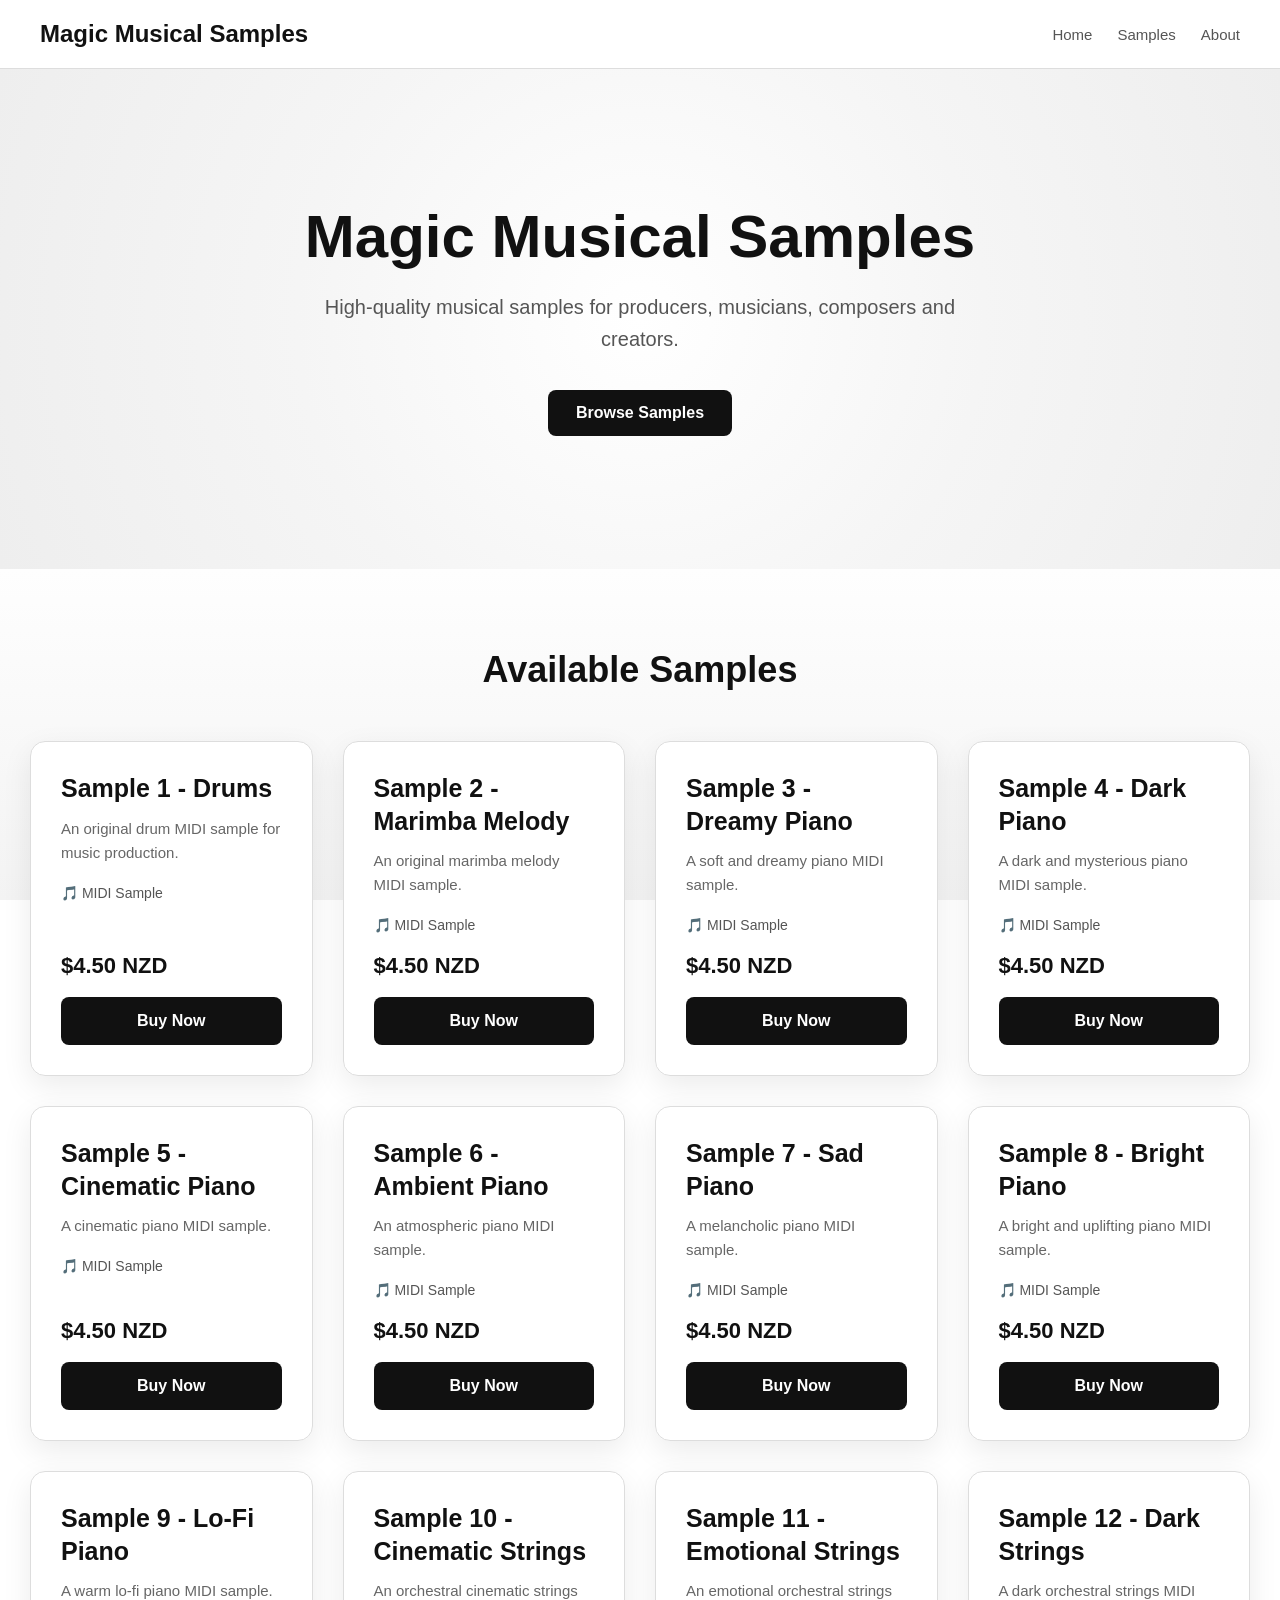
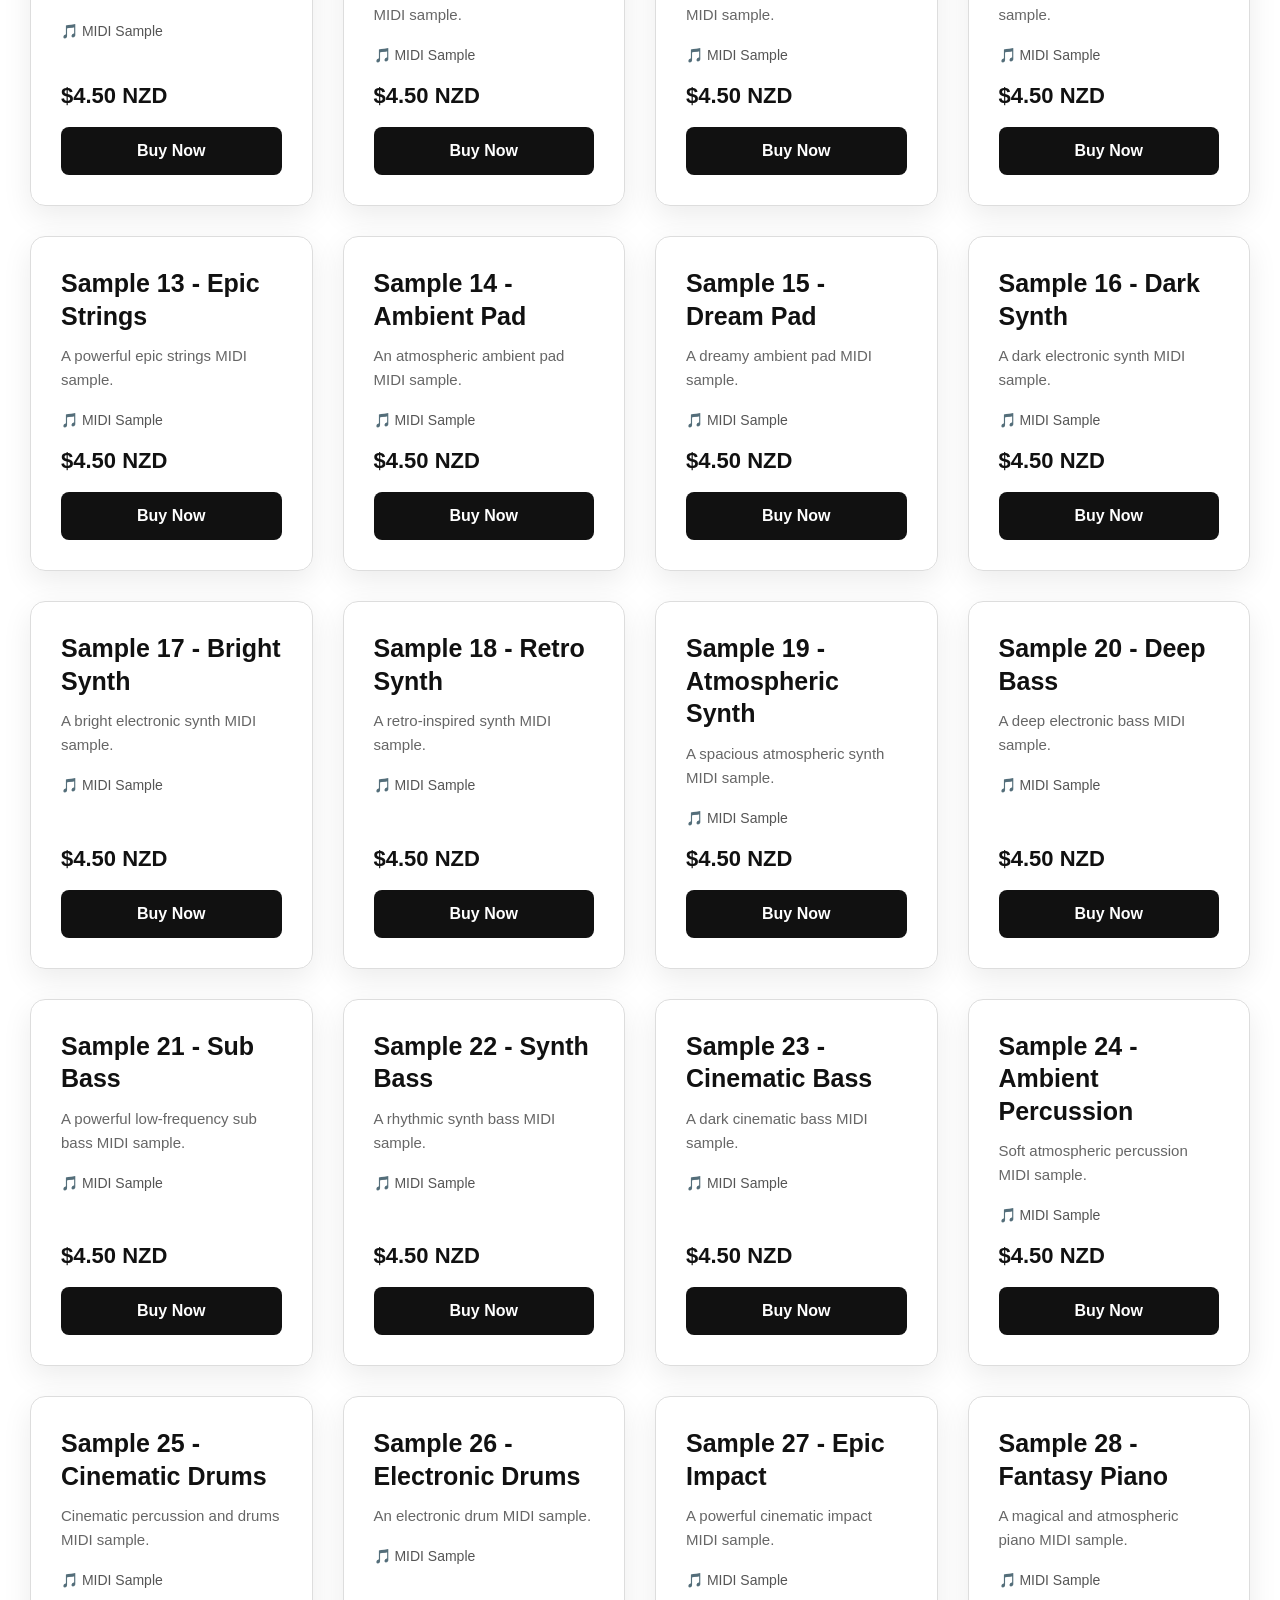
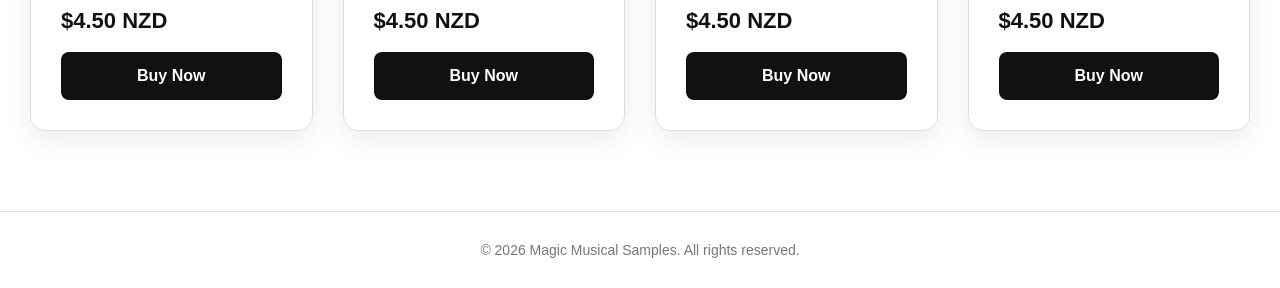
<file: index.html>
<!DOCTYPE html>
<html lang="en">

<head>
    <meta charset="UTF-8">
    <meta name="viewport" content="width=device-width, initial-scale=1.0">

    <title>Magic Musical Samples</title>

    <link rel="stylesheet" href="style.css">
</head>

<body>

<header>

    <div class="logo">
        Magic Musical Samples
    </div>

    <nav>
        <a href="#home">Home</a>
        <a href="#samples">Samples</a>
        <a href="about.html">About</a>
    </nav>

</header>


<section class="hero" id="home">

    <h1>
        Magic Musical Samples
    </h1>

    <p>
        High-quality musical samples for producers,
        musicians, composers and creators.
    </p>

    <a href="#samples" class="browse-button">
        Browse Samples
    </a>

</section>


<section class="products-section" id="samples">

    <h2>
        Available Samples
    </h2>

    <div class="product-grid">


        <!-- SAMPLE 1 -->

        <div class="product-card">

            <h3>Sample 1 - Drums</h3>

            <p class="product-description">
                An original drum MIDI sample
                for music production.
            </p>

            <div class="sample-type">
                🎵 MIDI Sample
            </div>

            <div class="price">
                $4.50 NZD
            </div>

            <a
                class="buy-button"
                href="YOUR-STRIPE-LINK-1"
                target="_blank"
                rel="noopener noreferrer"
            >
                Buy Now
            </a>

        </div>


        <!-- SAMPLE 2 -->

        <div class="product-card">

            <h3>Sample 2 - Marimba Melody</h3>

            <p class="product-description">
                An original marimba melody
                MIDI sample.
            </p>

            <div class="sample-type">
                🎵 MIDI Sample
            </div>

            <div class="price">
                $4.50 NZD
            </div>

            <a
                class="buy-button"
                href="YOUR-STRIPE-LINK-2"
                target="_blank"
                rel="noopener noreferrer"
            >
                Buy Now
            </a>

        </div>


        <!-- SAMPLE 3 -->

        <div class="product-card">

            <h3>Sample 3 - Dreamy Piano</h3>

            <p class="product-description">
                A soft and dreamy piano MIDI sample.
            </p>

            <div class="sample-type">
                🎵 MIDI Sample
            </div>

            <div class="price">
                $4.50 NZD
            </div>

            <a
                class="buy-button"
                href="#"
            >
                Buy Now
            </a>

        </div>


        <!-- SAMPLE 4 -->

        <div class="product-card">

            <h3>Sample 4 - Dark Piano</h3>

            <p class="product-description">
                A dark and mysterious piano MIDI sample.
            </p>

            <div class="sample-type">
                🎵 MIDI Sample
            </div>

            <div class="price">
                $4.50 NZD
            </div>

            <a
                class="buy-button"
                href="#"
            >
                Buy Now
            </a>

        </div>


        <!-- SAMPLE 5 -->

        <div class="product-card">

            <h3>Sample 5 - Cinematic Piano</h3>

            <p class="product-description">
                A cinematic piano MIDI sample.
            </p>

            <div class="sample-type">
                🎵 MIDI Sample
            </div>

            <div class="price">
                $4.50 NZD
            </div>

            <a
                class="buy-button"
                href="#"
            >
                Buy Now
            </a>

        </div>


        <!-- SAMPLE 6 -->

        <div class="product-card">

            <h3>Sample 6 - Ambient Piano</h3>

            <p class="product-description">
                An atmospheric piano MIDI sample.
            </p>

            <div class="sample-type">
                🎵 MIDI Sample
            </div>

            <div class="price">
                $4.50 NZD
            </div>

            <a
                class="buy-button"
                href="#"
            >
                Buy Now
            </a>

        </div>


        <!-- SAMPLE 7 -->

        <div class="product-card">

            <h3>Sample 7 - Sad Piano</h3>

            <p class="product-description">
                A melancholic piano MIDI sample.
            </p>

            <div class="sample-type">
                🎵 MIDI Sample
            </div>

            <div class="price">
                $4.50 NZD
            </div>

            <a
                class="buy-button"
                href="#"
            >
                Buy Now
            </a>

        </div>


        <!-- SAMPLE 8 -->

        <div class="product-card">

            <h3>Sample 8 - Bright Piano</h3>

            <p class="product-description">
                A bright and uplifting piano MIDI sample.
            </p>

            <div class="sample-type">
                🎵 MIDI Sample
            </div>

            <div class="price">
                $4.50 NZD
            </div>

            <a
                class="buy-button"
                href="#"
            >
                Buy Now
            </a>

        </div>


        <!-- SAMPLE 9 -->

        <div class="product-card">

            <h3>Sample 9 - Lo-Fi Piano</h3>

            <p class="product-description">
                A warm lo-fi piano MIDI sample.
            </p>

            <div class="sample-type">
                🎵 MIDI Sample
            </div>

            <div class="price">
                $4.50 NZD
            </div>

            <a
                class="buy-button"
                href="#"
            >
                Buy Now
            </a>

        </div>


        <!-- SAMPLE 10 -->

        <div class="product-card">

            <h3>Sample 10 - Cinematic Strings</h3>

            <p class="product-description">
                An orchestral cinematic strings MIDI sample.
            </p>

            <div class="sample-type">
                🎵 MIDI Sample
            </div>

            <div class="price">
                $4.50 NZD
            </div>

            <a
                class="buy-button"
                href="#"
            >
                Buy Now
            </a>

        </div>


        <!-- SAMPLE 11 -->

        <div class="product-card">

            <h3>Sample 11 - Emotional Strings</h3>

            <p class="product-description">
                An emotional orchestral strings MIDI sample.
            </p>

            <div class="sample-type">
                🎵 MIDI Sample
            </div>

            <div class="price">
                $4.50 NZD
            </div>

            <a
                class="buy-button"
                href="#"
            >
                Buy Now
            </a>

        </div>


        <!-- SAMPLE 12 -->

        <div class="product-card">

            <h3>Sample 12 - Dark Strings</h3>

            <p class="product-description">
                A dark orchestral strings MIDI sample.
            </p>

            <div class="sample-type">
                🎵 MIDI Sample
            </div>

            <div class="price">
                $4.50 NZD
            </div>

            <a
                class="buy-button"
                href="#"
            >
                Buy Now
            </a>

        </div>


        <!-- SAMPLE 13 -->

        <div class="product-card">

            <h3>Sample 13 - Epic Strings</h3>

            <p class="product-description">
                A powerful epic strings MIDI sample.
            </p>

            <div class="sample-type">
                🎵 MIDI Sample
            </div>

            <div class="price">
                $4.50 NZD
            </div>

            <a
                class="buy-button"
                href="#"
            >
                Buy Now
            </a>

        </div>


        <!-- SAMPLE 14 -->

        <div class="product-card">

            <h3>Sample 14 - Ambient Pad</h3>

            <p class="product-description">
                An atmospheric ambient pad MIDI sample.
            </p>

            <div class="sample-type">
                🎵 MIDI Sample
            </div>

            <div class="price">
                $4.50 NZD
            </div>

            <a
                class="buy-button"
                href="#"
            >
                Buy Now
            </a>

        </div>


        <!-- SAMPLE 15 -->

        <div class="product-card">

            <h3>Sample 15 - Dream Pad</h3>

            <p class="product-description">
                A dreamy ambient pad MIDI sample.
            </p>

            <div class="sample-type">
                🎵 MIDI Sample
            </div>

            <div class="price">
                $4.50 NZD
            </div>

            <a
                class="buy-button"
                href="#"
            >
                Buy Now
            </a>

        </div>


        <!-- SAMPLE 16 -->

        <div class="product-card">

            <h3>Sample 16 - Dark Synth</h3>

            <p class="product-description">
                A dark electronic synth MIDI sample.
            </p>

            <div class="sample-type">
                🎵 MIDI Sample
            </div>

            <div class="price">
                $4.50 NZD
            </div>

            <a
                class="buy-button"
                href="#"
            >
                Buy Now
            </a>

        </div>


        <!-- SAMPLE 17 -->

        <div class="product-card">

            <h3>Sample 17 - Bright Synth</h3>

            <p class="product-description">
                A bright electronic synth MIDI sample.
            </p>

            <div class="sample-type">
                🎵 MIDI Sample
            </div>

            <div class="price">
                $4.50 NZD
            </div>

            <a
                class="buy-button"
                href="#"
            >
                Buy Now
            </a>

        </div>


        <!-- SAMPLE 18 -->

        <div class="product-card">

            <h3>Sample 18 - Retro Synth</h3>

            <p class="product-description">
                A retro-inspired synth MIDI sample.
            </p>

            <div class="sample-type">
                🎵 MIDI Sample
            </div>

            <div class="price">
                $4.50 NZD
            </div>

            <a
                class="buy-button"
                href="#"
            >
                Buy Now
            </a>

        </div>


        <!-- SAMPLE 19 -->

        <div class="product-card">

            <h3>Sample 19 - Atmospheric Synth</h3>

            <p class="product-description">
                A spacious atmospheric synth MIDI sample.
            </p>

            <div class="sample-type">
                🎵 MIDI Sample
            </div>

            <div class="price">
                $4.50 NZD
            </div>

            <a
                class="buy-button"
                href="#"
            >
                Buy Now
            </a>

        </div>


        <!-- SAMPLE 20 -->

        <div class="product-card">

            <h3>Sample 20 - Deep Bass</h3>

            <p class="product-description">
                A deep electronic bass MIDI sample.
            </p>

            <div class="sample-type">
                🎵 MIDI Sample
            </div>

            <div class="price">
                $4.50 NZD
            </div>

            <a
                class="buy-button"
                href="#"
            >
                Buy Now
            </a>

        </div>


        <!-- SAMPLE 21 -->

        <div class="product-card">

            <h3>Sample 21 - Sub Bass</h3>

            <p class="product-description">
                A powerful low-frequency sub bass MIDI sample.
            </p>

            <div class="sample-type">
                🎵 MIDI Sample
            </div>

            <div class="price">
                $4.50 NZD
            </div>

            <a
                class="buy-button"
                href="#"
            >
                Buy Now
            </a>

        </div>


        <!-- SAMPLE 22 -->

        <div class="product-card">

            <h3>Sample 22 - Synth Bass</h3>

            <p class="product-description">
                A rhythmic synth bass MIDI sample.
            </p>

            <div class="sample-type">
                🎵 MIDI Sample
            </div>

            <div class="price">
                $4.50 NZD
            </div>

            <a
                class="buy-button"
                href="#"
            >
                Buy Now
            </a>

        </div>


        <!-- SAMPLE 23 -->

        <div class="product-card">

            <h3>Sample 23 - Cinematic Bass</h3>

            <p class="product-description">
                A dark cinematic bass MIDI sample.
            </p>

            <div class="sample-type">
                🎵 MIDI Sample
            </div>

            <div class="price">
                $4.50 NZD
            </div>

            <a
                class="buy-button"
                href="#"
            >
                Buy Now
            </a>

        </div>


        <!-- SAMPLE 24 -->

        <div class="product-card">

            <h3>Sample 24 - Ambient Percussion</h3>

            <p class="product-description">
                Soft atmospheric percussion MIDI sample.
            </p>

            <div class="sample-type">
                🎵 MIDI Sample
            </div>

            <div class="price">
                $4.50 NZD
            </div>

            <a
                class="buy-button"
                href="#"
            >
                Buy Now
            </a>

        </div>


        <!-- SAMPLE 25 -->

        <div class="product-card">

            <h3>Sample 25 - Cinematic Drums</h3>

            <p class="product-description">
                Cinematic percussion and drums MIDI sample.
            </p>

            <div class="sample-type">
                🎵 MIDI Sample
            </div>

            <div class="price">
                $4.50 NZD
            </div>

            <a
                class="buy-button"
                href="#"
            >
                Buy Now
            </a>

        </div>


        <!-- SAMPLE 26 -->

        <div class="product-card">

            <h3>Sample 26 - Electronic Drums</h3>

            <p class="product-description">
                An electronic drum MIDI sample.
            </p>

            <div class="sample-type">
                🎵 MIDI Sample
            </div>

            <div class="price">
                $4.50 NZD
            </div>

            <a
                class="buy-button"
                href="#"
            >
                Buy Now
            </a>

        </div>


        <!-- SAMPLE 27 -->

        <div class="product-card">

            <h3>Sample 27 - Epic Impact</h3>

            <p class="product-description">
                A powerful cinematic impact MIDI sample.
            </p>

            <div class="sample-type">
                🎵 MIDI Sample
            </div>

            <div class="price">
                $4.50 NZD
            </div>

            <a
                class="buy-button"
                href="#"
            >
                Buy Now
            </a>

        </div>


        <!-- SAMPLE 28 -->

        <div class="product-card">

            <h3>Sample 28 - Fantasy Piano</h3>

            <p class="product-description">
                A magical and atmospheric piano MIDI sample.
            </p>

            <div class="sample-type">
                🎵 MIDI Sample
            </div>

            <div class="price">
                $4.50 NZD
            </div>

            <a
                class="buy-button"
                href="#"
            >
                Buy Now
            </a>

        </div>


    </div>

</section>


<footer>

    © 2026 Magic Musical Samples.
    All rights reserved.

</footer>


</body>

</html>
</file>
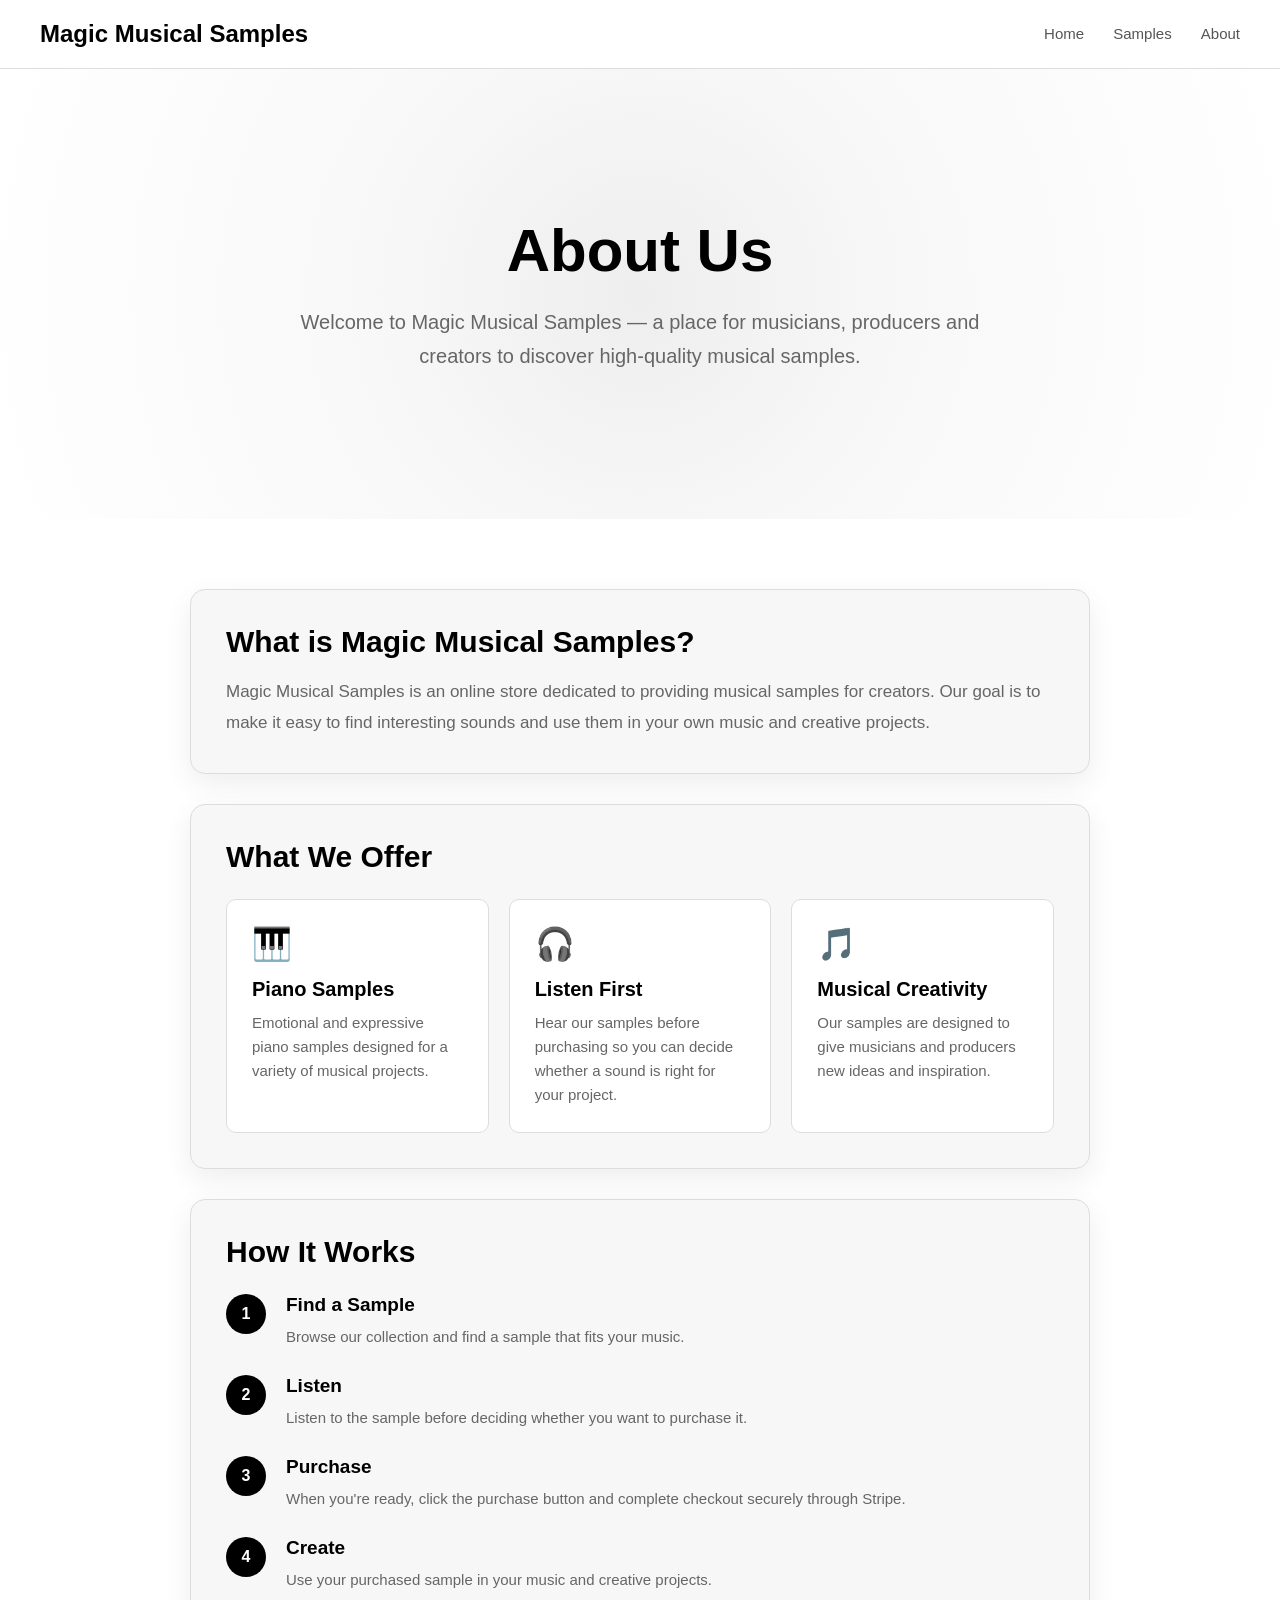
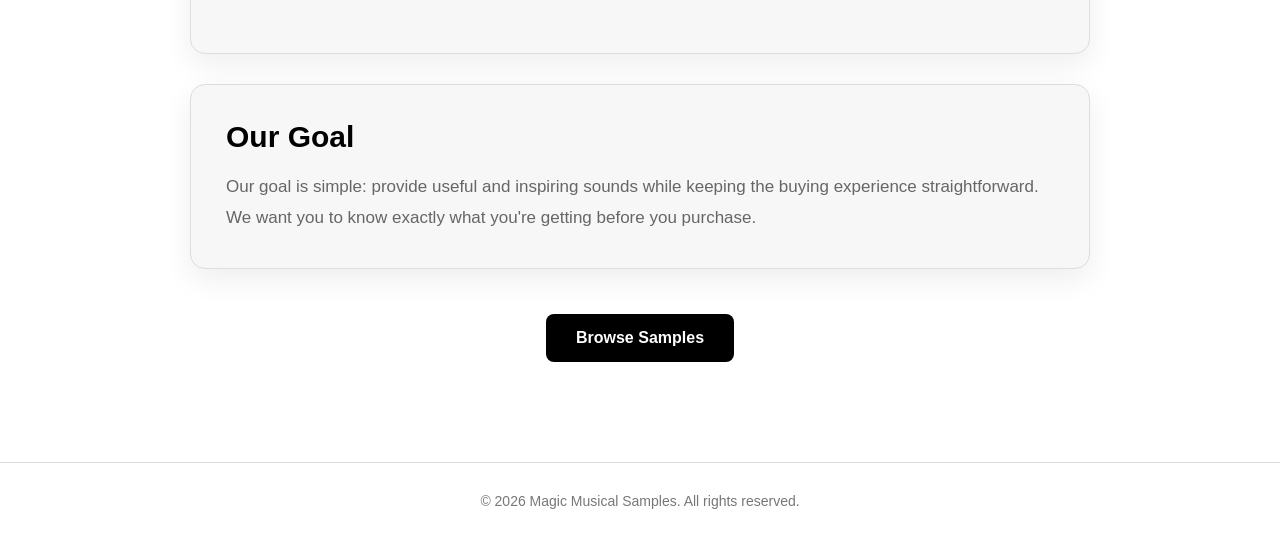
<file: about.html>
<!DOCTYPE html>
<html lang="en">
<head>
    <meta charset="UTF-8">
    <meta name="viewport" content="width=device-width, initial-scale=1.0">

    <title>About - Magic Musical Samples</title>

    <style>

        * {
            box-sizing: border-box;
            margin: 0;
            padding: 0;
        }

        html {
            scroll-behavior: smooth;
        }

        body {
            font-family: Arial, Helvetica, sans-serif;

            min-height: 100vh;

            color: #000000;

            /* WHITE BACKGROUND */
            background: #ffffff;

            /* SLOW FADE IN */
            opacity: 0;

            animation: fadeIn 3s ease-in-out forwards;
        }

        @keyframes fadeIn {
            from {
                opacity: 0;
            }

            to {
                opacity: 1;
            }
        }

        /* HEADER */

        header {
            width: 100%;

            background: #ffffff;

            border-bottom: 1px solid #dddddd;

            padding: 20px 40px;

            display: flex;

            justify-content: space-between;

            align-items: center;

            position: sticky;

            top: 0;

            z-index: 1000;
        }

        .logo {
            font-size: 24px;

            font-weight: bold;

            color: #000000;
        }

        nav a {
            color: #555555;

            text-decoration: none;

            margin-left: 25px;

            font-size: 15px;
        }

        nav a:hover {
            color: #000000;
        }

        /* ABOUT HERO */

        .about-hero {

            min-height: 450px;

            padding: 80px 20px;

            display: flex;

            flex-direction: column;

            justify-content: center;

            align-items: center;

            text-align: center;

            /*
             * VERY LIGHT GRADIENT
             * This covers the entire hero.
             */

            background:
                radial-gradient(
                    circle at center,
                    #eeeeee 0%,
                    #f8f8f8 40%,
                    #ffffff 100%
                );
        }

        .about-hero h1 {

            font-size: 60px;

            margin-bottom: 20px;

            color: #000000;
        }

        .about-hero p {

            max-width: 700px;

            font-size: 20px;

            line-height: 1.7;

            color: #666666;
        }

        /* CONTENT */

        .about-container {

            max-width: 950px;

            margin: auto;

            padding: 70px 25px 100px;

            background: #ffffff;
        }

        .about-section {

            background: #f7f7f7;

            border: 1px solid #dddddd;

            border-radius: 15px;

            padding: 35px;

            margin-bottom: 30px;

            box-shadow:
                0 10px 30px rgba(0, 0, 0, 0.07);
        }

        .about-section h2 {

            font-size: 30px;

            margin-bottom: 18px;

            color: #000000;
        }

        .about-section p {

            color: #666666;

            line-height: 1.8;

            font-size: 17px;
        }

        /* FEATURES */

        .features {

            display: grid;

            grid-template-columns:
                repeat(auto-fit, minmax(220px, 1fr));

            gap: 20px;

            margin-top: 25px;
        }

        .feature {

            background: #ffffff;

            border: 1px solid #dddddd;

            border-radius: 10px;

            padding: 25px;
        }

        .feature-icon {

            font-size: 32px;

            margin-bottom: 15px;
        }

        .feature h3 {

            font-size: 20px;

            margin-bottom: 10px;

            color: #000000;
        }

        .feature p {

            font-size: 15px;

            line-height: 1.6;

            color: #666666;
        }

        /* STEPS */

        .steps {

            margin-top: 25px;
        }

        .step {

            display: flex;

            gap: 20px;

            margin-bottom: 25px;

            align-items: flex-start;
        }

        .step-number {

            min-width: 40px;

            height: 40px;

            border-radius: 50%;

            background: #000000;

            color: #ffffff;

            display: flex;

            justify-content: center;

            align-items: center;

            font-weight: bold;
        }

        .step-content h3 {

            margin-bottom: 7px;

            font-size: 19px;

            color: #000000;
        }

        .step-content p {

            font-size: 15px;
        }

        /* BUTTON */

        .button-container {

            text-align: center;

            margin-top: 45px;
        }

        .shop-button {

            display: inline-block;

            padding: 15px 30px;

            background: #000000;

            color: #ffffff;

            border-radius: 8px;

            text-decoration: none;

            font-weight: bold;

            transition: 0.2s ease;
        }

        .shop-button:hover {

            background: #333333;

            transform: translateY(-2px);
        }

        /* FOOTER */

        footer {

            border-top: 1px solid #dddddd;

            padding: 30px;

            text-align: center;

            color: #777777;

            font-size: 14px;

            background: #ffffff;
        }

        /* MOBILE */

        @media (max-width: 700px) {

            header {

                padding: 18px 20px;

                flex-direction: column;

                gap: 12px;
            }

            nav a {

                margin-left: 10px;

                margin-right: 10px;
            }

            .about-hero h1 {

                font-size: 42px;
            }

            .about-hero p {

                font-size: 17px;
            }

            .about-container {

                padding: 50px 20px 80px;
            }

            .about-section {

                padding: 25px;
            }

            .step {

                gap: 15px;
            }
        }

    </style>
</head>

<body>

    <!-- HEADER -->

    <header>

        <div class="logo">
            Magic Musical Samples
        </div>

        <nav>

            <a href="index.html">
                Home
            </a>

            <a href="index.html#samples">
                Samples
            </a>

            <a href="about.html">
                About
            </a>

        </nav>

    </header>


    <!-- ABOUT HERO -->

    <section class="about-hero">

        <h1>
            About Us
        </h1>

        <p>
            Welcome to Magic Musical Samples — a place for
            musicians, producers and creators to discover
            high-quality musical samples.
        </p>

    </section>


    <!-- CONTENT -->

    <main class="about-container">


        <section class="about-section">

            <h2>
                What is Magic Musical Samples?
            </h2>

            <p>
                Magic Musical Samples is an online store
                dedicated to providing musical samples for
                creators. Our goal is to make it easy to find
                interesting sounds and use them in your own
                music and creative projects.
            </p>

        </section>


        <section class="about-section">

            <h2>
                What We Offer
            </h2>

            <div class="features">

                <div class="feature">

                    <div class="feature-icon">
                        🎹
                    </div>

                    <h3>
                        Piano Samples
                    </h3>

                    <p>
                        Emotional and expressive piano
                        samples designed for a variety
                        of musical projects.
                    </p>

                </div>


                <div class="feature">

                    <div class="feature-icon">
                        🎧
                    </div>

                    <h3>
                        Listen First
                    </h3>

                    <p>
                        Hear our samples before purchasing
                        so you can decide whether a sound
                        is right for your project.
                    </p>

                </div>


                <div class="feature">

                    <div class="feature-icon">
                        🎵
                    </div>

                    <h3>
                        Musical Creativity
                    </h3>

                    <p>
                        Our samples are designed to give
                        musicians and producers new ideas
                        and inspiration.
                    </p>

                </div>

            </div>

        </section>


        <section class="about-section">

            <h2>
                How It Works
            </h2>

            <div class="steps">

                <div class="step">

                    <div class="step-number">
                        1
                    </div>

                    <div class="step-content">

                        <h3>
                            Find a Sample
                        </h3>

                        <p>
                            Browse our collection and find
                            a sample that fits your music.
                        </p>

                    </div>

                </div>


                <div class="step">

                    <div class="step-number">
                        2
                    </div>

                    <div class="step-content">

                        <h3>
                            Listen
                        </h3>

                        <p>
                            Listen to the sample before
                            deciding whether you want to
                            purchase it.
                        </p>

                    </div>

                </div>


                <div class="step">

                    <div class="step-number">
                        3
                    </div>

                    <div class="step-content">

                        <h3>
                            Purchase
                        </h3>

                        <p>
                            When you're ready, click the
                            purchase button and complete
                            checkout securely through Stripe.
                        </p>

                    </div>

                </div>


                <div class="step">

                    <div class="step-number">
                        4
                    </div>

                    <div class="step-content">

                        <h3>
                            Create
                        </h3>

                        <p>
                            Use your purchased sample in
                            your music and creative projects.
                        </p>

                    </div>

                </div>

            </div>

        </section>


        <section class="about-section">

            <h2>
                Our Goal
            </h2>

            <p>
                Our goal is simple: provide useful and
                inspiring sounds while keeping the buying
                experience straightforward. We want you to
                know exactly what you're getting before
                you purchase.
            </p>

        </section>


        <div class="button-container">

            <a
                href="index.html#samples"
                class="shop-button"
            >
                Browse Samples
            </a>

        </div>

    </main>


    <!-- FOOTER -->

    <footer>

        © 2026 Magic Musical Samples.
        All rights reserved.

    </footer>

</body>
</html>
</file>
<file: style.css>
* {
    box-sizing: border-box;
    margin: 0;
    padding: 0;
}

html {
    scroll-behavior: smooth;
}

body {
    font-family: Arial, Helvetica, sans-serif;

    color: #111;

    min-height: 100vh;

    background:
        linear-gradient(
            180deg,
            #ffffff 0%,
            #f8f8f8 30%,
            #ffffff 60%,
            #f3f3f3 100%
        );

    background-attachment: fixed;

    animation: pageFadeIn 2s ease-in-out;
}


/* PAGE FADE */

@keyframes pageFadeIn {

    from {
        opacity: 0;
    }

    to {
        opacity: 1;
    }

}


/* HEADER */

header {
    width: 100%;

    background: rgba(255, 255, 255, 0.95);

    border-bottom: 1px solid #ddd;

    padding: 20px 40px;

    display: flex;

    justify-content: space-between;

    align-items: center;

    position: sticky;

    top: 0;

    z-index: 1000;

    backdrop-filter: blur(10px);
}


/* LOGO */

.logo {
    font-size: 24px;

    font-weight: bold;

    color: #111;
}


/* NAVIGATION */

nav {
    display: flex;

    align-items: center;
}

nav a {
    color: #555;

    text-decoration: none;

    margin-left: 25px;

    font-size: 15px;

    transition: 0.25s;
}

nav a:hover {
    color: #000;

    transform: translateY(-1px);
}


/* HERO */

.hero {
    min-height: 500px;

    display: flex;

    flex-direction: column;

    justify-content: center;

    align-items: center;

    text-align: center;

    padding: 80px 20px;

    background:
        radial-gradient(
            circle at center,
            #ffffff 0%,
            #f5f5f5 50%,
            #eeeeee 100%
        );
}


/* HERO TITLE */

.hero h1 {
    font-size: 60px;

    margin-bottom: 20px;

    color: #111;

    animation: heroFade 1.5s ease;
}

@keyframes heroFade {

    from {
        opacity: 0;

        transform: translateY(20px);
    }

    to {
        opacity: 1;

        transform: translateY(0);
    }

}


/* HERO TEXT */

.hero p {
    max-width: 650px;

    color: #555;

    font-size: 20px;

    line-height: 1.6;
}


/* BROWSE BUTTON */

.browse-button {
    margin-top: 35px;

    padding: 14px 28px;

    background: #111;

    color: #fff;

    border-radius: 8px;

    text-decoration: none;

    font-weight: bold;

    transition: 0.25s;
}

.browse-button:hover {
    transform: translateY(-3px);

    background: #333;

    box-shadow:
        0 8px 20px rgba(0, 0, 0, 0.15);
}


/* PRODUCTS */

.products-section {
    width: 100%;

    max-width: 1650px;

    margin: auto;

    padding: 80px 30px;
}


/* PRODUCTS TITLE */

.products-section h2 {
    text-align: center;

    font-size: 36px;

    margin-bottom: 50px;

    color: #111;
}


/* PRODUCT GRID */

.product-grid {
    display: grid;

    grid-template-columns:
        repeat(4, 1fr);

    gap: 30px;
}


/* PRODUCT CARD */

.product-card {
    background: rgba(255, 255, 255, 0.97);

    border: 1px solid #ddd;

    border-radius: 15px;

    padding: 30px;

    min-height: 320px;

    display: flex;

    flex-direction: column;

    box-shadow:
        0 10px 30px rgba(0, 0, 0, 0.08);

    transition:
        transform 0.25s ease,
        box-shadow 0.25s ease;
}

.product-card:hover {
    transform: translateY(-5px);

    box-shadow:
        0 18px 40px rgba(0, 0, 0, 0.13);
}


/* PRODUCT TITLE */

.product-card h3 {
    font-size: 25px;

    line-height: 1.3;

    margin-bottom: 12px;

    color: #111;
}


/* DESCRIPTION */

.product-description {
    color: #666;

    line-height: 1.6;

    font-size: 15px;

    margin-bottom: 20px;
}


/* SAMPLE TYPE */

.sample-type {
    color: #555;

    font-size: 14px;

    margin-bottom: 20px;
}


/* PRICE */

.price {
    font-size: 22px;

    font-weight: bold;

    color: #111;

    margin-top: auto;

    margin-bottom: 18px;
}


/* BUY BUTTON */

.buy-button {
    display: block;

    width: 100%;

    padding: 15px;

    background: #111;

    color: #fff;

    text-align: center;

    text-decoration: none;

    border-radius: 8px;

    font-weight: bold;

    font-size: 16px;

    transition:
        background 0.25s ease,
        transform 0.25s ease,
        box-shadow 0.25s ease;
}

.buy-button:hover {
    background: #333;

    transform: translateY(-2px);

    box-shadow:
        0 8px 18px rgba(0, 0, 0, 0.18);
}

.buy-button:active {
    transform: translateY(0);
}


/* FOOTER */

footer {
    border-top: 1px solid #ddd;

    padding: 30px;

    text-align: center;

    color: #777;

    font-size: 14px;

    background: rgba(255, 255, 255, 0.8);
}


/* LARGE SCREENS */

@media (min-width: 1700px) {

    .products-section {
        max-width: 1750px;
    }

    .product-grid {
        gap: 35px;
    }

    .product-card {
        padding: 35px;
    }

}


/* TABLETS */

@media (max-width: 1100px) {

    .product-grid {
        grid-template-columns:
            repeat(3, 1fr);
    }

}


/* SMALL TABLETS */

@media (max-width: 850px) {

    .product-grid {
        grid-template-columns:
            repeat(2, 1fr);
    }

}


/* MOBILE */

@media (max-width: 600px) {

    header {
        padding: 18px 20px;

        flex-direction: column;

        gap: 12px;
    }

    .logo {
        font-size: 21px;

        text-align: center;
    }

    nav {
        justify-content: center;

        flex-wrap: wrap;
    }

    nav a {
        margin-left: 10px;

        margin-right: 10px;
    }

    .hero {
        min-height: 450px;

        padding: 60px 20px;
    }

    .hero h1 {
        font-size: 42px;
    }

    .hero p {
        font-size: 17px;
    }

    .products-section {
        padding: 60px 20px;
    }

    .products-section h2 {
        font-size: 30px;

        margin-bottom: 35px;
    }

    .product-grid {
        grid-template-columns: 1fr;

        gap: 20px;
    }

    .product-card {
        min-height: 280px;

        padding: 25px;
    }

}


/* SMALL PHONES */

@media (max-width: 400px) {

    .hero h1 {
        font-size: 34px;
    }

    .product-card h3 {
        font-size: 22px;
    }

    .products-section {
        padding-left: 15px;

        padding-right: 15px;
    }

}
</file>
